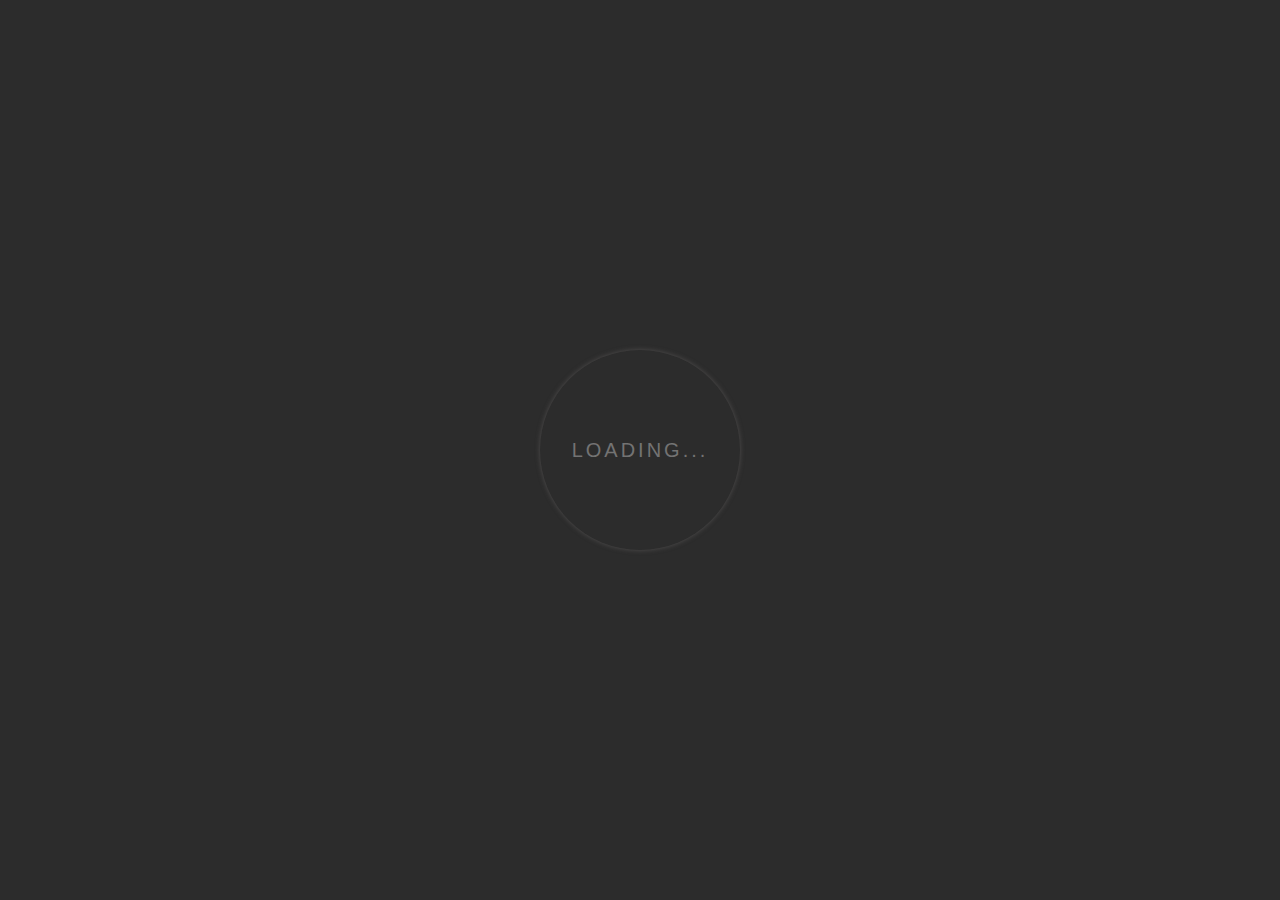
<file: Day-01/index.html>
<!DOCTYPE html>
<html lang="en">
<head>
    <meta charset="UTF-8">
    <meta http-equiv="X-UA-Compatible" content="IE=edge">
    <meta name="viewport" content="width=device-width, initial-scale=1.0">
    <title>Loader Animado</title>
    <link rel="stylesheet" href="style.css">
</head>
<body>
    <div class="center">
        <div class="c-loader"></div>
        <span>loading...</span>
    </div>
</body>
</html>
</file>
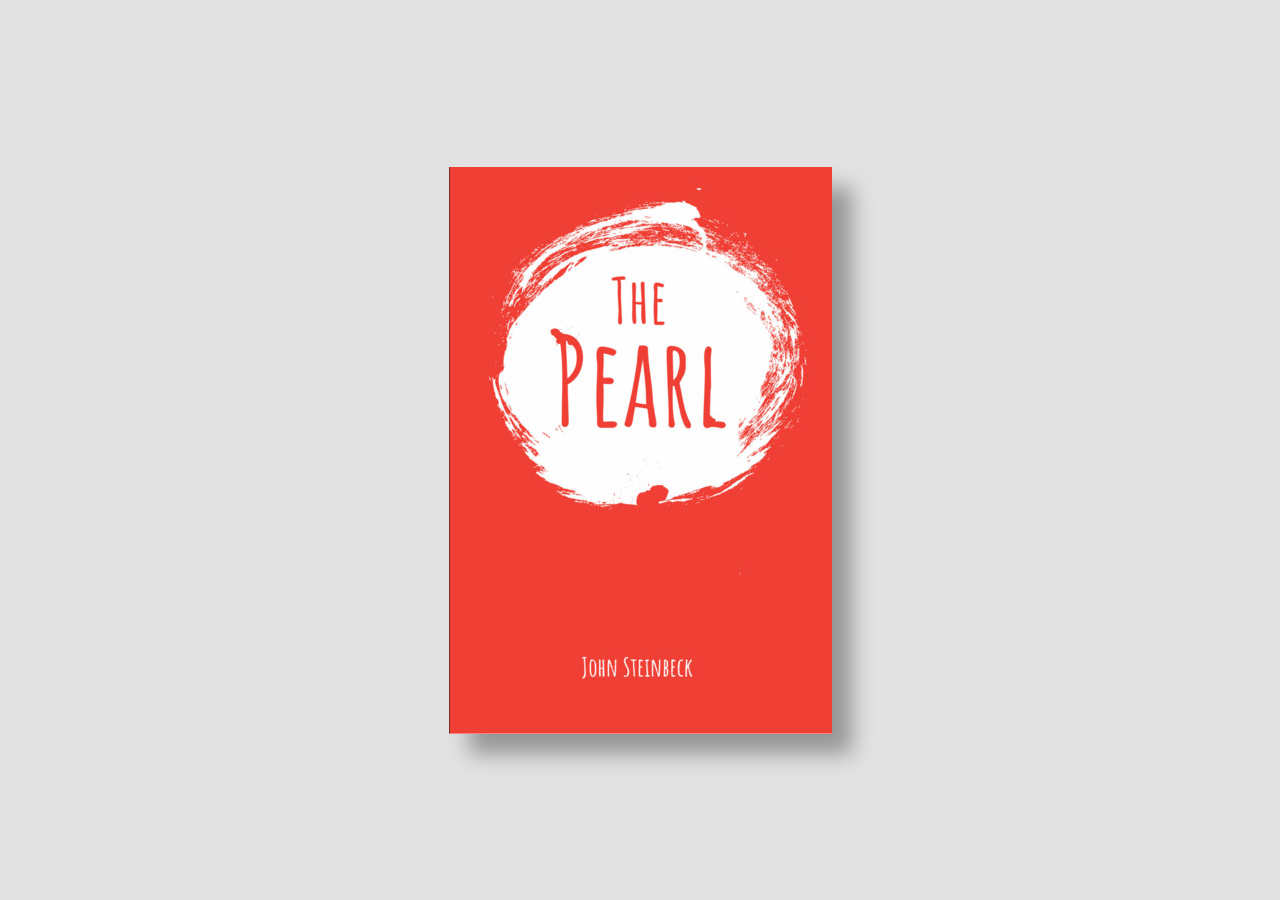
<file: Day-02/index.html>
<!DOCTYPE html>
<html lang="en">
<head>
    <meta charset="UTF-8">
    <meta http-equiv="X-UA-Compatible" content="IE=edge">
    <meta name="viewport" content="width=device-width, initial-scale=1.0">
    <title>3D Book</title>
    <link rel="stylesheet" href="style.css">
</head>
<body>
    <section>
        <div class="book">
            <img src="Images/cover1.jpg">
        </div>
    </section>
</body>
</html>
</file>
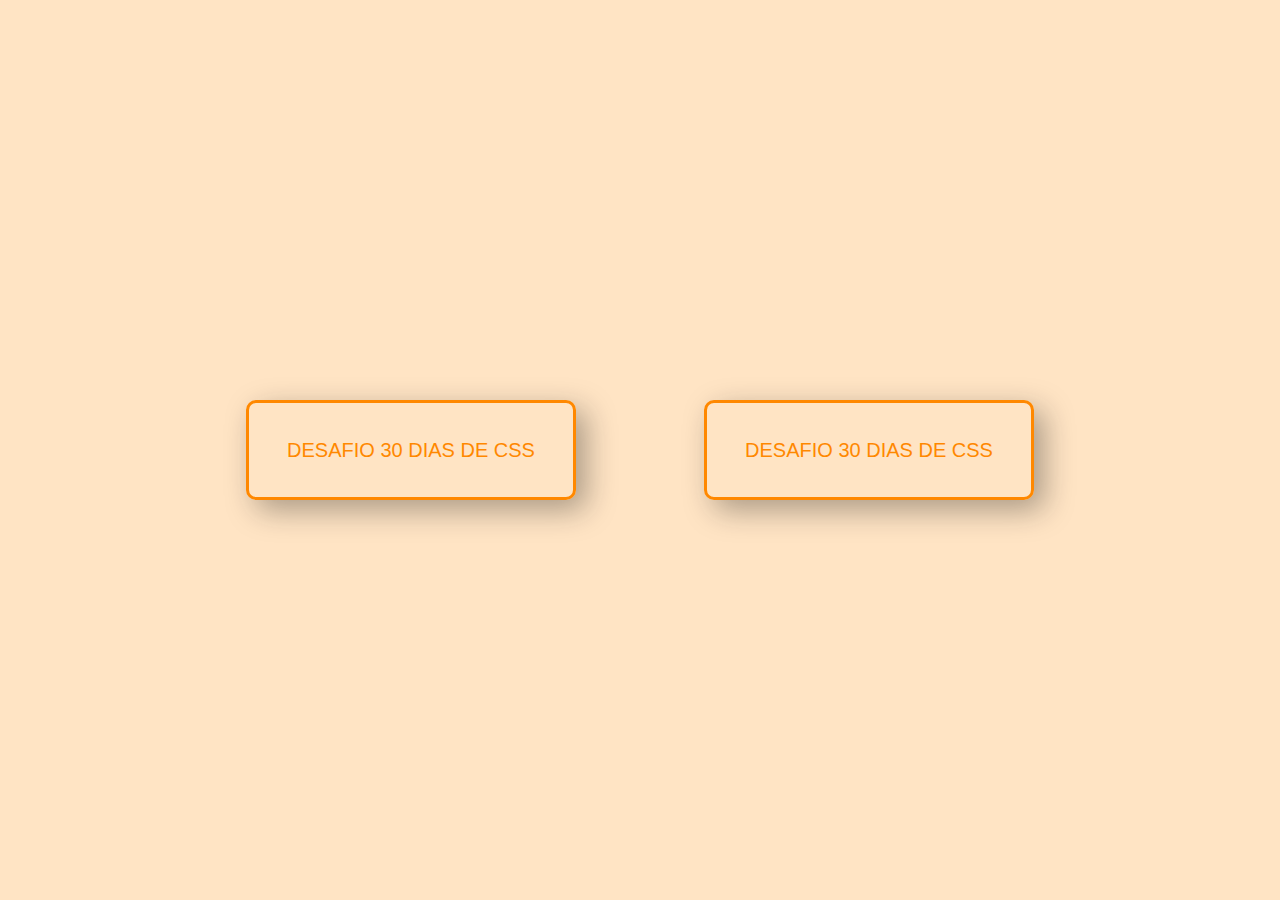
<file: Day-03/index.html>
<!DOCTYPE html>
<html lang="en">
<head>
    <meta charset="UTF-8">
    <meta http-equiv="X-UA-Compatible" content="IE=edge">
    <meta name="viewport" content="width=device-width, initial-scale=1.0">
    <title>Loader Animado</title>
    <link rel="stylesheet" href="style.css">
    <title>Button Hover</title>
  </head>
  <body>
    <button class="button_effect1">Desafio 30 Dias de CSS</button>
    <button class="button_effect2">Desafio 30 Dias de CSS</button>
  </body>
</html>
</file>
<file: Day-01/style.css>
* {
    padding: 0;
    margin: 0;
}

body {
    background-color: #2c2c2c;
    font-family: -apple-system, BlinkMacSystemFont, 'Segoe UI', Roboto, Oxygen, Ubuntu, Cantarell, 'Open Sans', 'Helvetica Neue', sans-serif;
}

span {
    color: #737373;
    font-size: 20px;
    line-height: 200px;
    letter-spacing: 3px;
    text-transform: uppercase;
    animation: text-animation 3s ease-in-out infinite;
  }

@keyframes loader {
    0% {
      transform: rotate(0deg);
      box-shadow: 1px 5px 2px #c0786f;
    }
  
    50% {
      transform: rotate(180deg);
      box-shadow: 1px 5px 2px #a17fe0;
    }
  
    100% {
      transform: rotate(360deg);
      box-shadow: 1px 5px 2px #a0ad2b;
    }
  }

  @keyframes text-animation {
    0% {
        opacity: 1;
    }

    50% {
        opacity: 0;
    }

    100% {
        opacity: 1;
    }
  }

  .center {
    display: flex;
    align-items: center;
    justify-content: center;

    min-height: 100vh;
    text-align: center;
    
}
  
  .c-loader {
    width: 200px;
    height: 200px;
    border-radius: 50%;
    position: absolute;
    animation: loader 2s linear infinite;
  }
  
  
  .c-loader:before {
    position: absolute;
    left: 0;
    top: 0;
  
    content: "";
    width: 100%;
    height: 100%;
    border-radius: 50%;
    box-shadow: 0 0 5px rgba(107, 103, 103, 0.568);
  }
</file>
<file: Day-02/style.css>
*{
    margin: 0;
    padding: 0;
    box-sizing: border-box;
}

body {
    background-color: #e2e2e2;
    display: flex;
    align-items: center;
    justify-content: center;
    min-height: 100vh;
}

section {
    display: flex;
    align-items: center;
    justify-content: center;
  
    transform-style: preserve-3d;
    perspective: 1000px;
  }
  
  section .book {
    position: relative;
    width: 383px;
    height: 567px;
    box-shadow: 20px 20px 20px rgba(0, 0, 0, 0.337);
  
    transform-style: preserve-3d;
    transition: 0.5s;
  
    cursor: pointer;
  }
  
  section .book img {
    position: absolute;
    top: 0;
    left: 0;
  
    width: 100%;
    height: 100%;
    object-fit: cover;
  }

  section .book:hover {
    transform: rotateY(30deg);
    box-shadow: 10px 10px 10px rgba(0, 0, 0, 0.268);
  }

  section .book:active {
    transform: rotateY(180deg);
  }

  section .book:before
  {
      content: '';
      position: absolute;
      width: 60px;
      height: 100%;
      transform-origin: left;
      background: url(Images/side1.jpg);
      background-position: center;
      transform: rotateY(90deg);
  }

  section .book:active
  {
      transform: rotateY(180deg);
      box-shadow: 20px 20px 20px rgba(0, 0, 0, 0.138);
  }

  section .book:after
  {
      content: '';
      position: absolute;
      width: 100%;
      height: 100%;
      transform-origin: center; 
      background: url(Images/back1.jpg);
      background-position: center;
      transform: rotateY(180deg) translateZ(60px)
  }
</file>
<file: Day-03/style.css>
*{
    margin: 0;
    padding: 0;
    box-sizing: border-box;
}

body {
    display: flex;
    align-items: center;
    justify-content: center;

    min-height: 100vh;
    text-align: center;
    font-family: -apple-system, BlinkMacSystemFont, 'Segoe UI', Roboto, Oxygen, Ubuntu, Cantarell, 'Open Sans', 'Helvetica Neue', sans-serif;
    background-color: bisque;
  }

  button{
    background: none;
    width: 330px;
    height: 100px;
    font-size: 20px;
    text-transform: uppercase;
    box-shadow: 10px 10px 30px rgba(26, 26, 26, 0.363);
    border-radius: 10px;
    border: 3px rgb(255, 136, 0) solid;
    margin: 5%;
    color: rgb(255, 136, 0);

    position: relative;
    overflow: hidden;

    cursor: pointer;
    transition: 1s;

    outline-offset: 0px;
  }

  button:hover {
      color: white;
  }
  
  .button_effect1::before {
    content: "";
    position: absolute;
    top: 0;
    left: 0;
    width: 100%;
    height: 100%;
    
    background: rgb(255, 136, 0);
    z-index: -1;
    border-radius: 0 0 50% 50%;
    height: 0%;
    transition: all 1s;

  }

  .button_effect2::before {
    content: "";
    position: absolute;
    top: 0;
    left: 0;
    width: 100%;
    height: 100%;

    transform-origin: center; 
    transform:rotateZ(90deg);
    
    background: rgb(255, 136, 0);
    z-index: -1;
    border-radius: 0% 0 0% 0%;
    height: 0%;
    transition: all 1s;
  }

  button:hover::before {
    height: 345%;
  }
</file>
